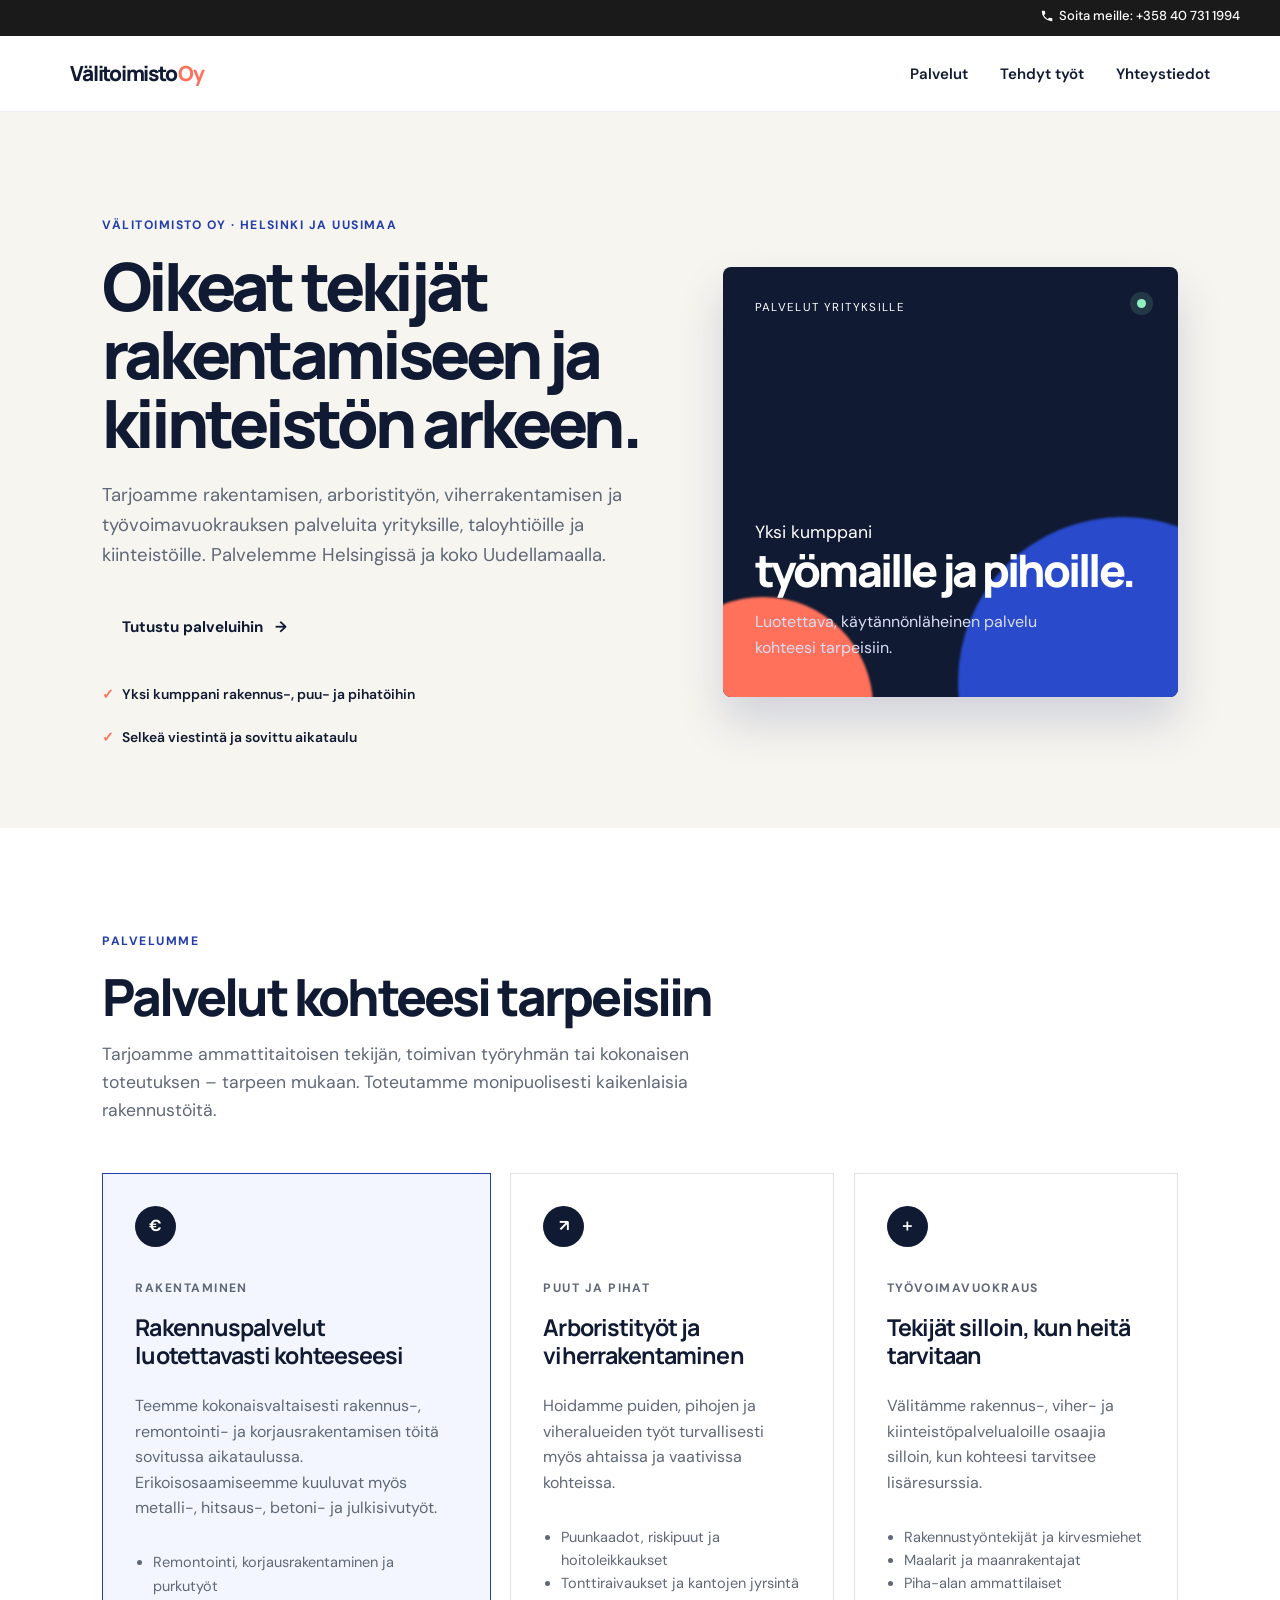
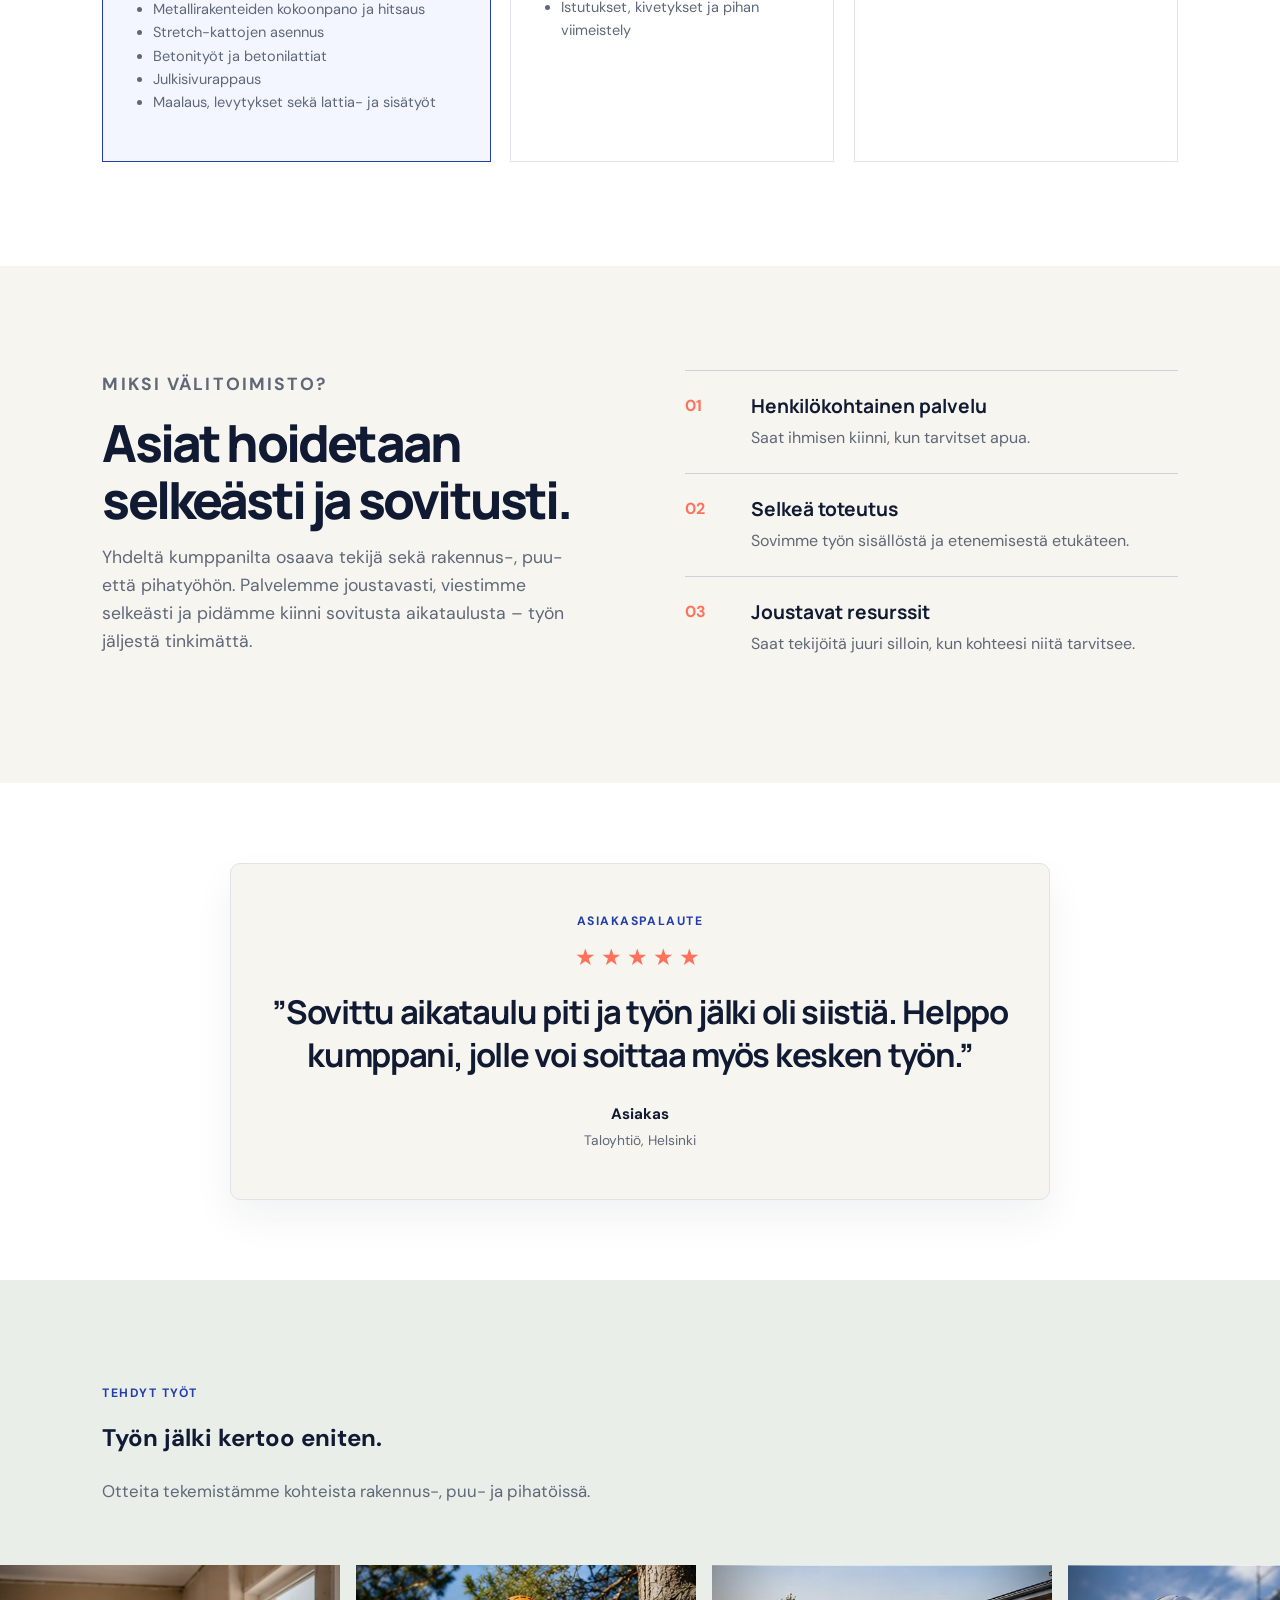
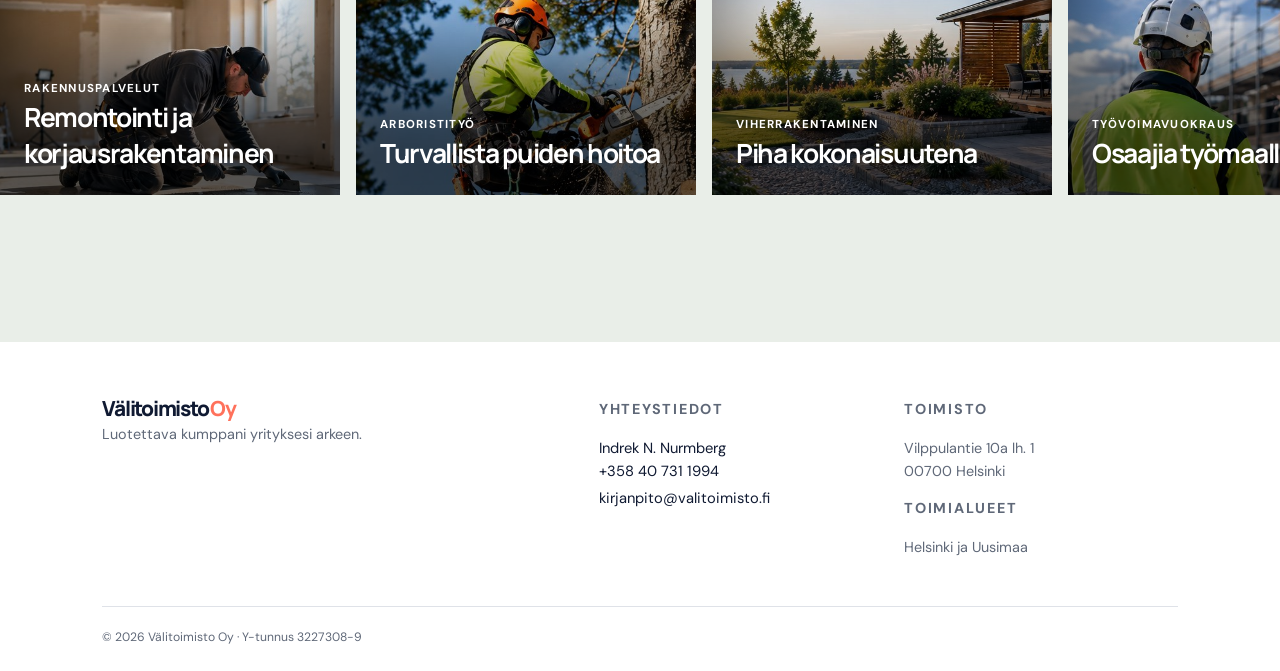
<file: index.html>
<!doctype html>
<html lang="fi">
  <head>
    <meta charset="UTF-8" />
    <meta name="viewport" content="width=device-width, initial-scale=1.0" />
    <meta name="description" content="Välitoimisto Oy tarjoaa rakennus-, metalli-, hitsaus-, betoni- ja julkisivutöitä sekä arboristi-, viherrakennus- ja työvoimavuokrauspalveluita Helsingissä ja Uudellamaalla." />
    <title>Välitoimisto Oy | Rakentaminen ja työvoimavuokraus</title>
    <link rel="preconnect" href="https://fonts.googleapis.com" />
    <link rel="preconnect" href="https://fonts.gstatic.com" crossorigin />
    <link href="https://fonts.googleapis.com/css2?family=DM+Sans:wght@400;500;600;700&family=Manrope:wght@600;700;800&display=swap" rel="stylesheet" />
    <link rel="stylesheet" href="styles.css" />
    <link rel="stylesheet" href="references.css" />
  </head>
  <body>
    <!-- UUSI YHTEYSTIETOPALKKI SIVUN YLÄLAIDASSA -->
    <div class="top-bar" style="background-color: #1a1a1a; color: #ffffff; padding: 6px 20px; font-size: 13px; font-family: 'DM Sans', sans-serif; text-align: right;">
      <div style="max-width: 1200px; margin: 0 auto;">
        <a href="tel:+358407311994" style="color: #ffffff; text-decoration: none; font-weight: 500; display: inline-flex; align-items: center; gap: 5px;">
          <svg viewBox="0 0 24 24" width="14" height="14" fill="currentColor" style="vertical-align: middle;">
            <path d="M6.62 10.79a15.15 15.15 0 0 0 6.59 6.59l2.2-2.2a1 1 0 0 1 1.11-.27c1.12.37 2.33.57 3.57.57a1 1 0 0 1 1 1V20a1 1 0 0 1-1 1A17 17 0 0 1 3 4a1 1 0 0 1 1-1h3.5a1 1 0 0 1 1 1c0 1.25.2 2.45.57 3.57a1 1 0 0 1-.27 1.11l-2.18 2.1z"/>
          </svg>
          Soita meille: +358 40 731 1994
        </a>
      </div>
    </div>

    <header class="site-header">
      <a class="logo" href="#alku" aria-label="Välitoimisto Oy, etusivu">Välitoimisto<span>Oy</span></a>
      <button class="menu-toggle" aria-expanded="false" aria-controls="nav">Valikko <span aria-hidden="true">☰</span></button>
      <nav id="nav" class="navigation" aria-label="Päävalikko">
        <a href="#palvelut">Palvelut</a>
        <a href="#referenssit">Tehdyt työt</a>
        <a href="#yhteys">Yhteystiedot</a>
      </nav>
    </header>

    <main id="alku">
      <section class="hero">
        <div class="hero-copy">
          <p class="eyebrow">Välitoimisto Oy · Helsinki ja Uusimaa</p>
          <h1>Oikeat tekijät rakentamiseen ja kiinteistön arkeen.</h1>
          <p class="lead">Tarjoamme rakentamisen, arboristityön, viherrakentamisen ja työvoimavuokrauksen palveluita yrityksille, taloyhtiöille ja kiinteistöille. Palvelemme Helsingissä ja koko Uudellamaalla.</p>
          <div class="button-row">
            <a class="button button-quiet" href="#palvelut">Tutustu palveluihin <span aria-hidden="true">→</span></a>
          </div>
          <ul class="hero-points" aria-label="Välitoimiston vahvuudet">
            <li>Yksi kumppani rakennus-, puu- ja pihatöihin</li>
            <li>Selkeä viestintä ja sovittu aikataulu</li>
          </ul>
        </div>
        <div class="hero-card" aria-label="Rakentaminen ja työvoimavuokraus">
          <div class="card-topline"><span>Palvelut yrityksille</span><span class="pulse"></span></div>
          <div class="orb orb-one"></div><div class="orb orb-two"></div>
          <div class="card-content">
            <p>Yksi kumppani</p>
            <strong>työmaille ja pihoille.</strong>
            <span>Luotettava, käytännönläheinen palvelu kohteesi tarpeisiin.</span>
          </div>
        </div>
      </section>

      <section id="palvelut" class="section services-section">
        <div class="section-intro">
          <p class="eyebrow">Palvelumme</p>
          <h2>Palvelut kohteesi tarpeisiin</h2>
          <p>Tarjoamme ammattitaitoisen tekijän, toimivan työryhmän tai kokonaisen toteutuksen – tarpeen mukaan. Toteutamme monipuolisesti kaikenlaisia rakennustöitä.</p>
        </div>
        <div class="service-grid">
          <article class="service-card featured">
            <div class="icon" aria-hidden="true">€</div>
            <p class="card-label">Rakentaminen</p>
            <h3>Rakennuspalvelut luotettavasti kohteeseesi</h3>
            <p>Teemme kokonaisvaltaisesti rakennus-, remontointi- ja korjausrakentamisen töitä sovitussa aikataulussa. Erikoisosaamiseemme kuuluvat myös metalli-, hitsaus-, betoni- ja julkisivutyöt.</p>
            <ul><li>Remontointi, korjausrakentaminen ja purkutyöt</li><li>Metallirakenteiden kokoonpano ja hitsaus</li><li>Stretch-kattojen asennus</li><li>Betonityöt ja betonilattiat</li><li>Julkisivurappaus</li><li>Maalaus, levytykset sekä lattia- ja sisätyöt</li></ul>
          </article>
          <article class="service-card">
            <div class="icon" aria-hidden="true">↗</div>
            <p class="card-label">Puut ja pihat</p>
            <h3>Arboristityöt ja viherrakentaminen</h3>
            <p>Hoidamme puiden, pihojen ja viheralueiden työt turvallisesti myös ahtaissa ja vaativissa kohteissa.</p>
            <ul><li>Puunkaadot, riskipuut ja hoitoleikkaukset</li><li>Tonttiraivaukset ja kantojen jyrsintä</li><li>Istutukset, kivetykset ja pihan viimeistely</li></ul>
          </article>
          <article class="service-card">
            <div class="icon" aria-hidden="true">＋</div>
            <p class="card-label">Työvoimavuokraus</p>
            <h3>Tekijät silloin, kun heitä tarvitaan</h3>
            <p>Välitämme rakennus-, viher- ja kiinteistöpalvelualoille osaajia silloin, kun kohteesi tarvitsee lisäresurssia.</p>
            <ul><li>Rakennustyöntekijät ja kirvesmiehet</li><li>Maalarit ja maanrakentajat</li><li>Piha-alan ammattilaiset</li></ul>
          </article>
        </div>
      </section>

      <section id="miksi-me" class="section reasons-section">
        <div class="reasons-copy">
          <p class="eyebrow">Miksi Välitoimisto?</p>
          <h2>Asiat hoidetaan selkeästi ja sovitusti.</h2>
          <p>Yhdeltä kumppanilta osaava tekijä sekä rakennus-, puu- että pihatyöhön. Palvelemme joustavasti, viestimme selkeästi ja pidämme kiinni sovitusta aikataulusta – työn jäljestä tinkimättä.</p>
        </div>
        <div class="reason-list">
          <div><span>01</span><h3>Henkilökohtainen palvelu</h3><p>Saat ihmisen kiinni, kun tarvitset apua.</p></div>
          <div><span>02</span><h3>Selkeä toteutus</h3><p>Sovimme työn sisällöstä ja etenemisestä etukäteen.</p></div>
          <div><span>03</span><h3>Joustavat resurssit</h3><p>Saat tekijöitä juuri silloin, kun kohteesi niitä tarvitsee.</p></div>
        </div>
      </section>

      <!-- ASIAKASARVOSTELU: korvaa lainaus ja allekirjoitus aidolla saadulla palautteella. -->
      <section id="arvostelu" class="review-section" aria-labelledby="review-title">
        <h2 id="review-title" class="visually-hidden">Asiakasarvostelu</h2>
        <div class="review-card">
          <p class="eyebrow">Asiakaspalaute</p>
          <div class="review-stars" role="img" aria-label="Arvosana 5 tähteä viidestä">★★★★★</div>
          <blockquote class="review-quote">”Sovittu aikataulu piti ja työn jälki oli siistiä. Helppo kumppani, jolle voi soittaa myös kesken työn.”</blockquote>
          <p class="review-meta"><strong>Asiakas</strong><span>Taloyhtiö, Helsinki</span></p>
        </div>
      </section>

      <section id="referenssit" class="references-section" aria-labelledby="references-title">
        <div class="references-intro">
          <p class="eyebrow">Tehdyt työt</p>
          <h2 id="references-title">Työn jälki kertoo eniten.</h2>
          <p>Otteita tekemistämme kohteista rakennus-, puu- ja pihatöissä.</p>
        </div>
        <div class="reference-rail" aria-label="Referenssikohteet">
          <article class="reference-card ref-one"><span>Rakennuspalvelut</span><strong>Remontointi ja korjausrakentaminen</strong></article>
          <article class="reference-card ref-two"><span>Arboristityö</span><strong>Turvallista puiden hoitoa</strong></article>
          <article class="reference-card ref-three"><span>Viherrakentaminen</span><strong>Piha kokonaisuutena</strong></article>
          <article class="reference-card ref-four"><span>Työvoimavuokraus</span><strong>Osaajia työmaalle</strong></article>
          <article class="reference-card ref-one" aria-hidden="true"><span>Rakennuspalvelut</span><strong>Remontointi ja korjausrakentaminen</strong></article>
        </div>
      </section>
    </main>

    <footer id="yhteys" class="site-footer">
      <div><a class="logo" href="#alku">Välitoimisto<span>Oy</span></a><p>Luotettava kumppani yrityksesi arkeen.</p></div>
      <div><p class="footer-label">Yhteystiedot</p><a href="tel:+358407311994">Indrek N. Nurmberg<br />+358 40 731 1994</a><a href="mailto:kirjanpito@valitoimisto.fi">kirjanpito@valitoimisto.fi</a></div>
      <div><p class="footer-label">Toimisto</p><p>Vilppulantie 10a lh. 1<br />00700 Helsinki</p><p class="footer-label">Toimialueet</p><p>Helsinki ja Uusimaa</p></div>
      <small>© <span id="year"></span> Välitoimisto Oy · Y-tunnus 3227308-9</small>
    </footer>
    <script src="script.js"></script>
  </body>
</html>
</file>
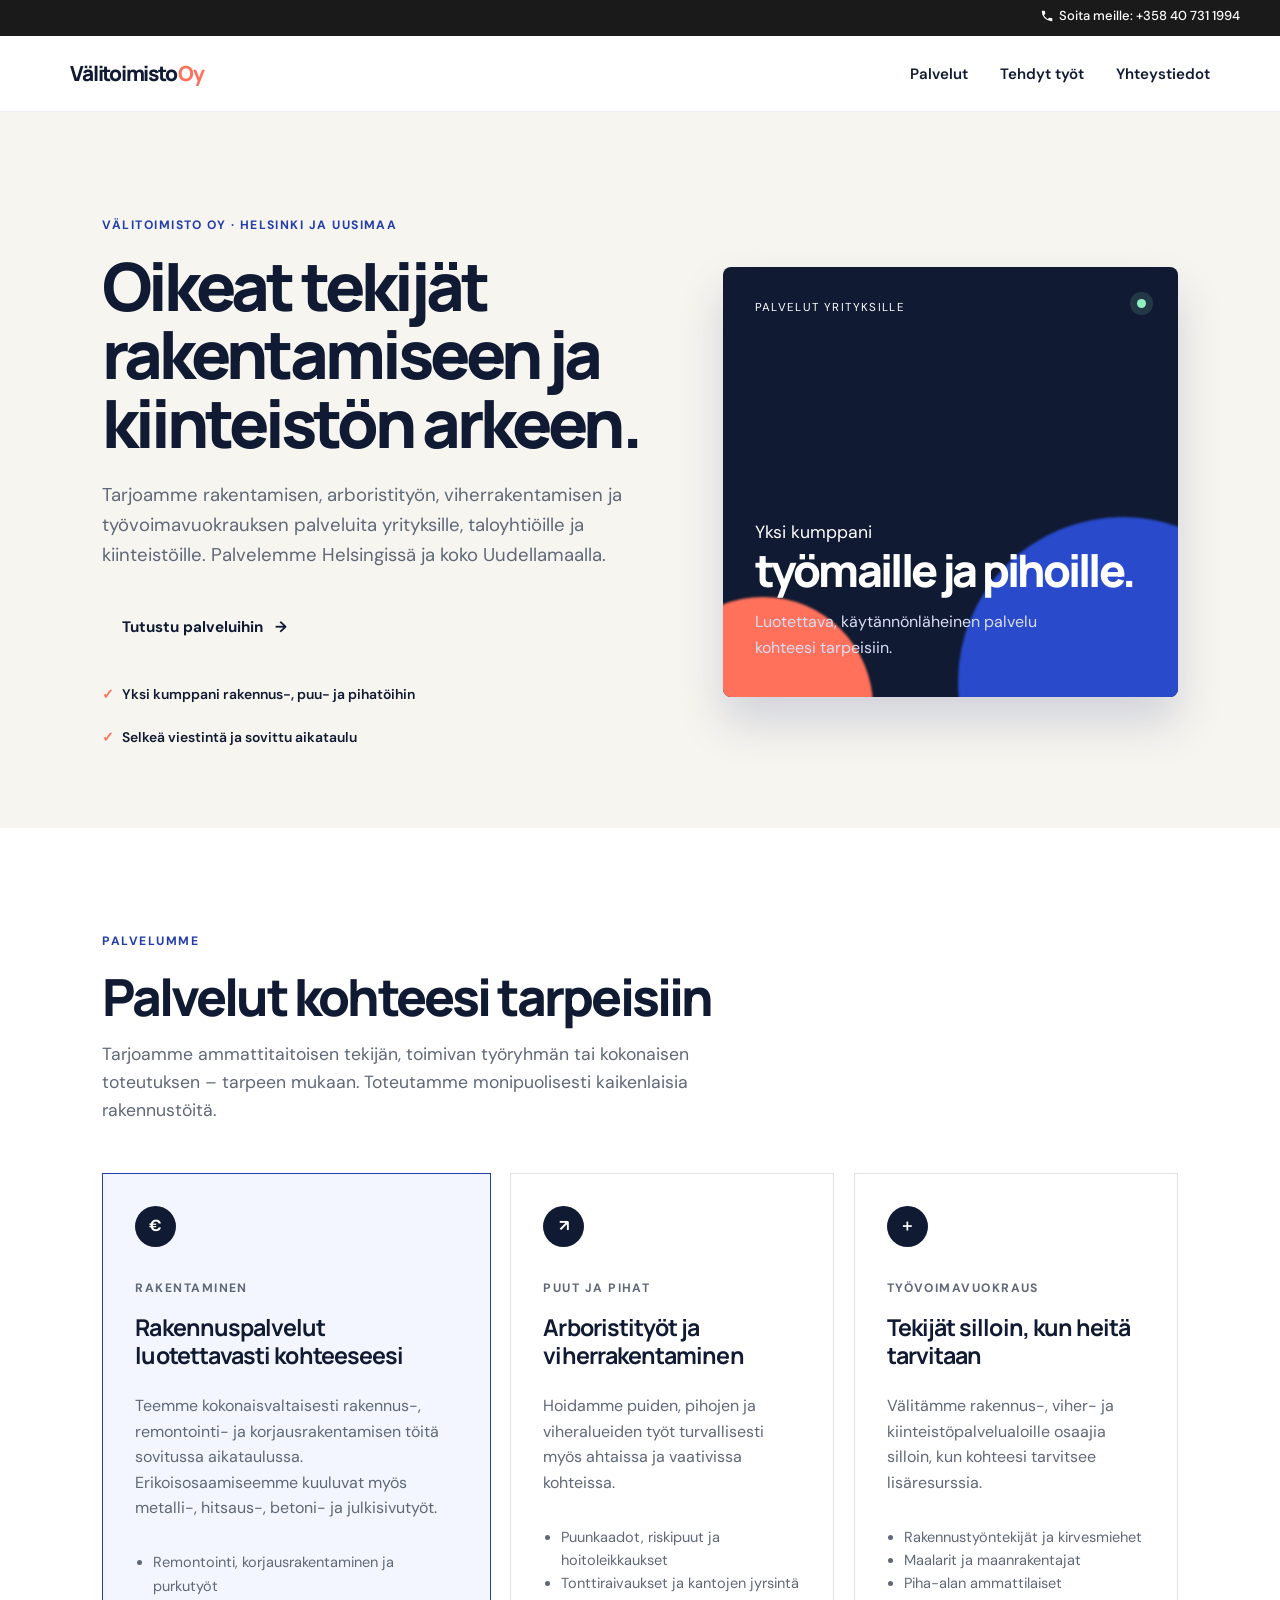
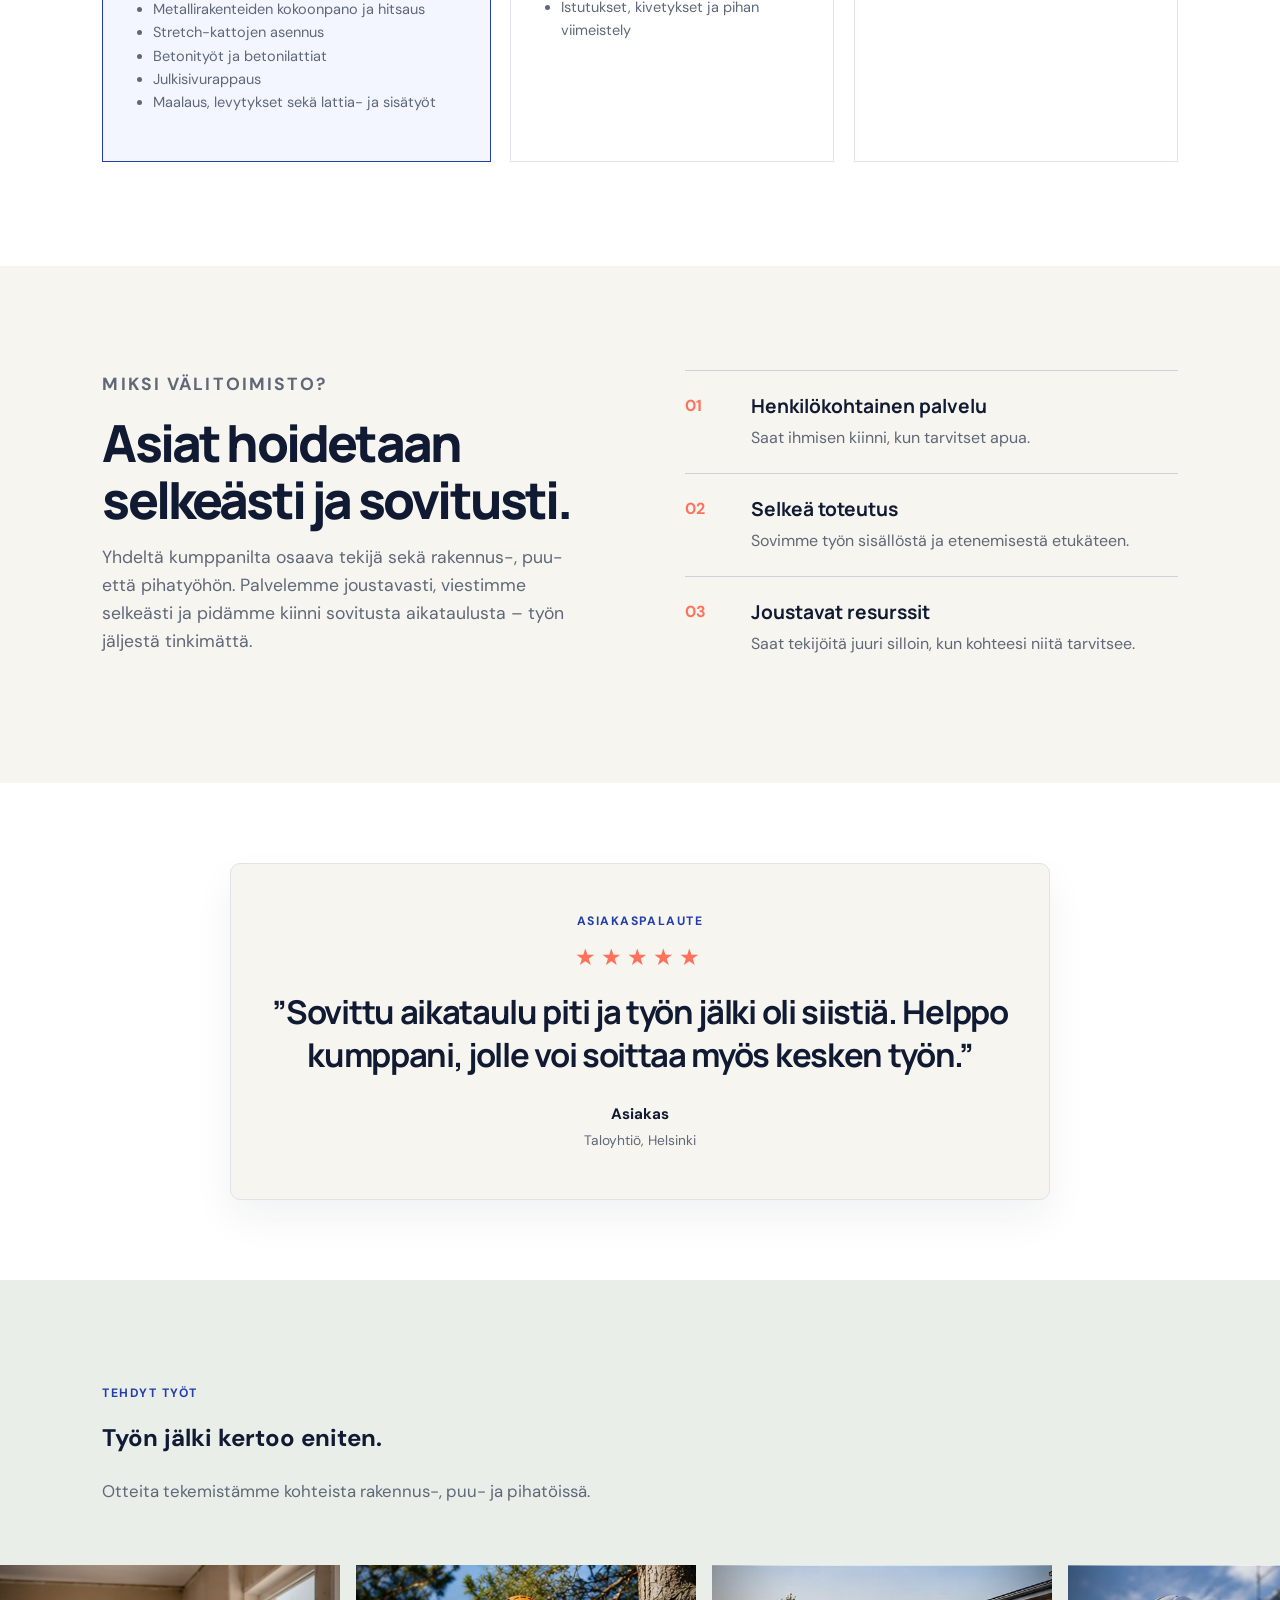
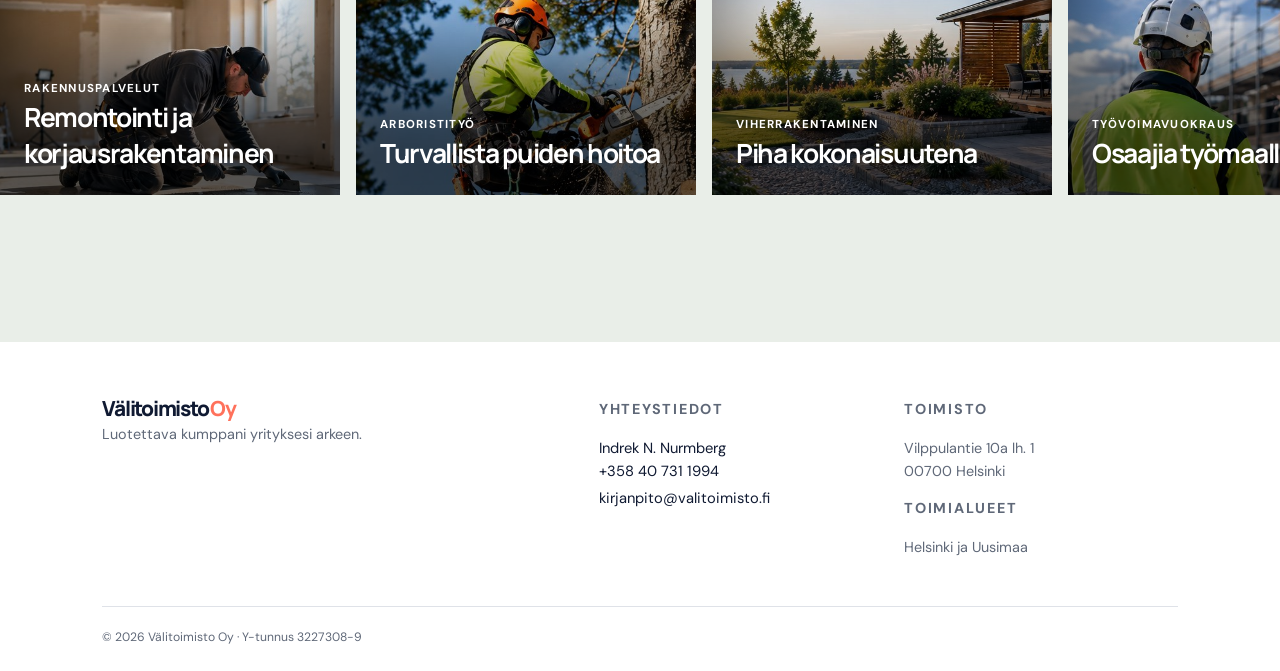
<file: fi/index.html>
<!doctype html>
<html lang="fi"><head><meta charset="utf-8" /><meta http-equiv="refresh" content="0; url=/" /><title>Välitoimisto Oy</title><script>window.location.replace('/');</script></head><body><a href="/">Siirry etusivulle</a></body></html>
</file>
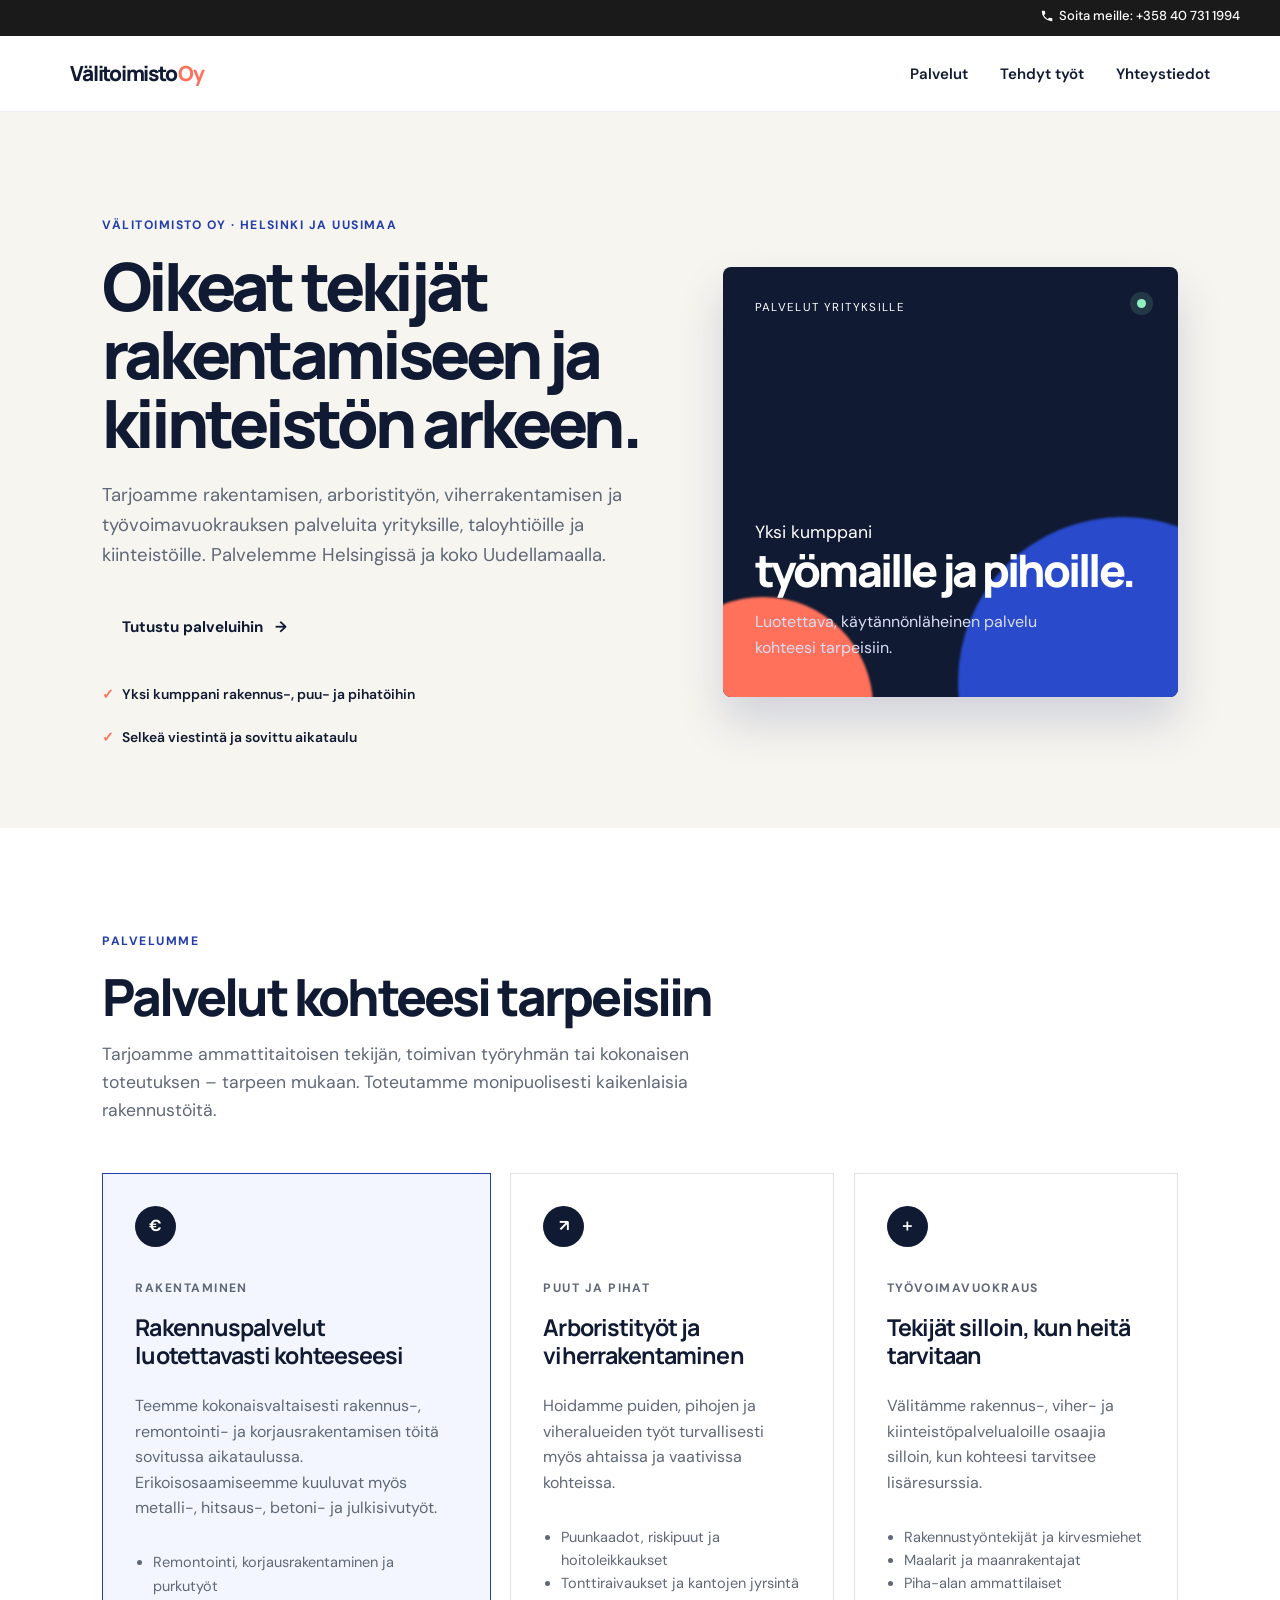
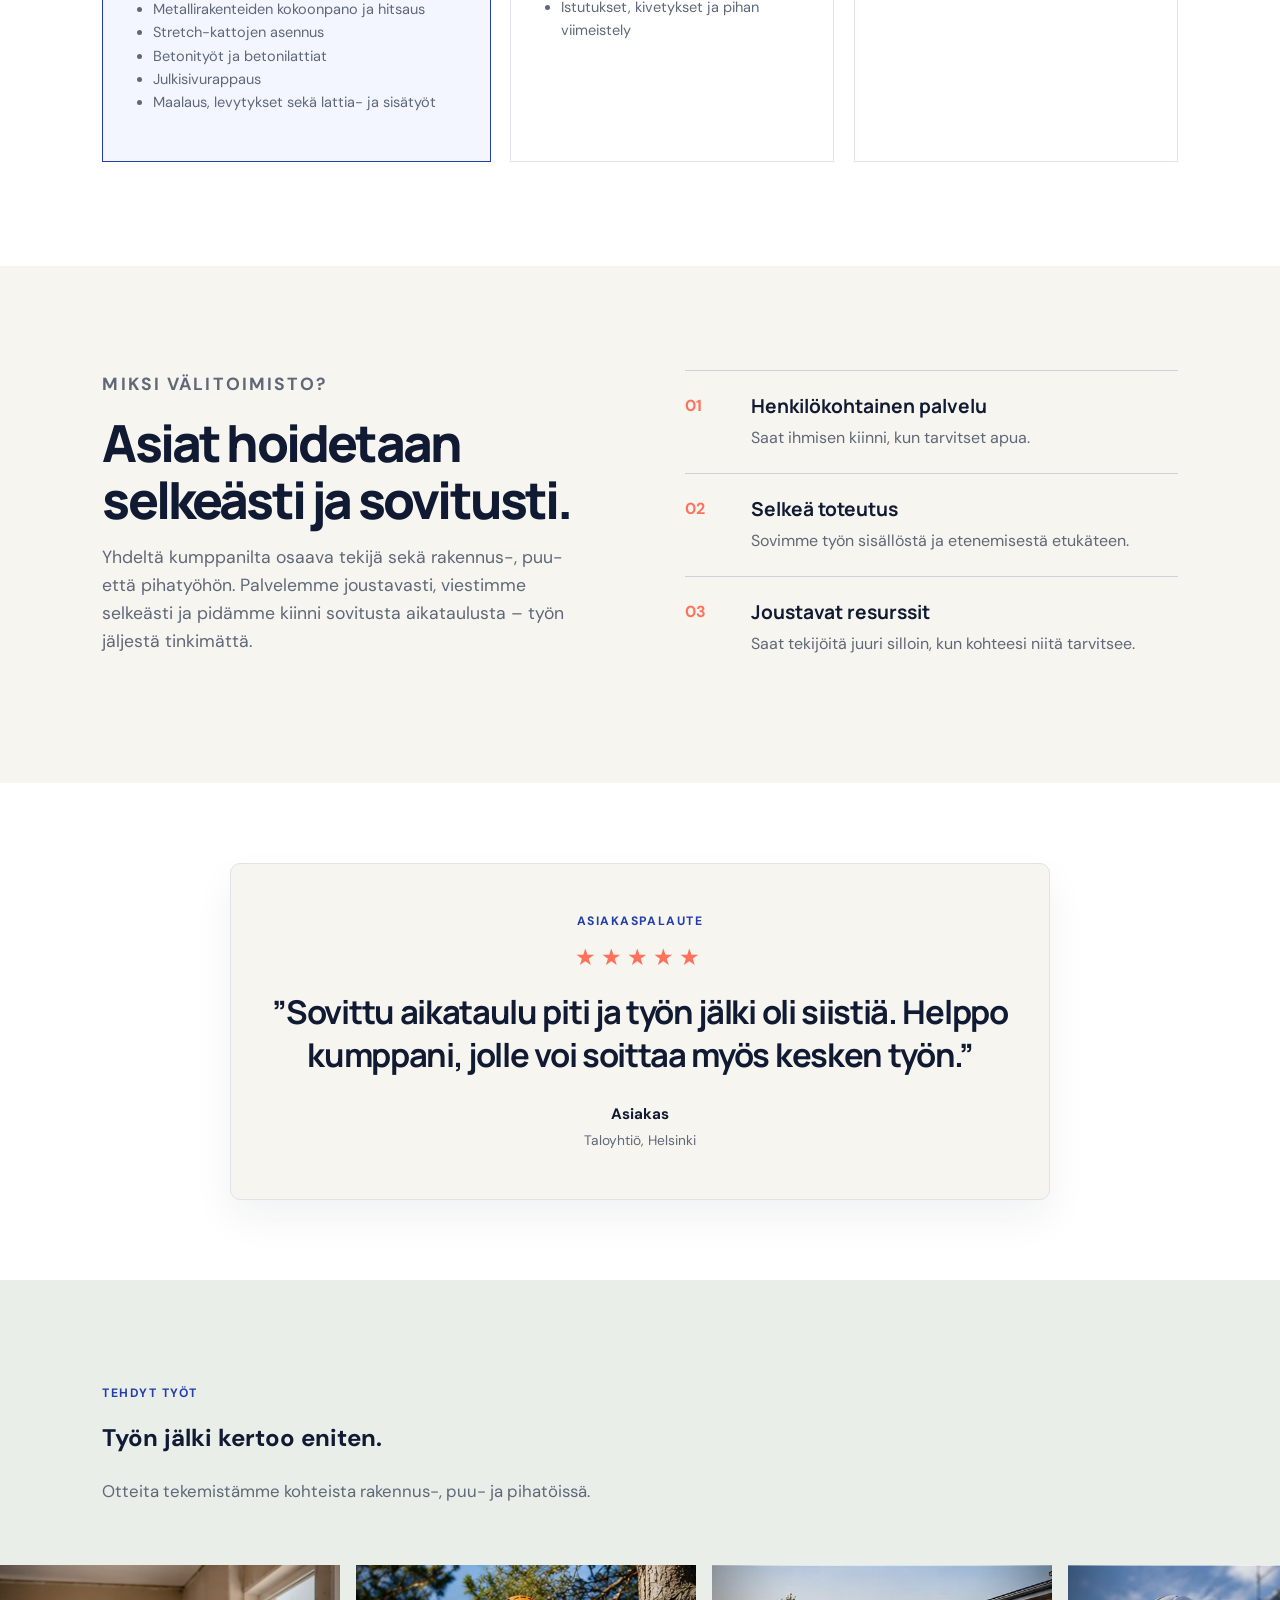
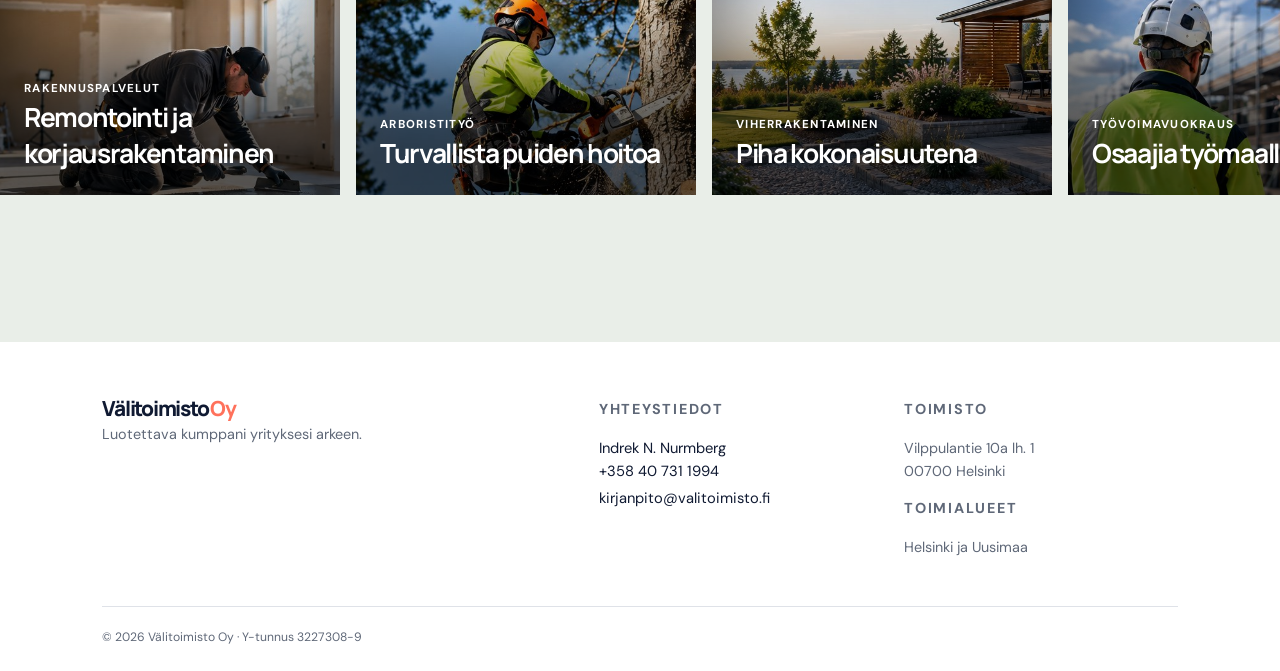
<file: kontakt/index.html>
<!doctype html>
<html lang="fi"><head><meta charset="utf-8" /><meta http-equiv="refresh" content="0; url=/#yhteys" /><title>Yhteystiedot | Välitoimisto Oy</title><script>window.location.replace('/#yhteys');</script></head><body><a href="/#yhteys">Siirry yhteystietoihin</a></body></html>
</file>
<file: styles.css>
:root{--ink:#101a32;--blue:#233eaa;--blue-dark:#172b78;--coral:#ff715b;--cream:#f7f5ef;--muted:#5f6878;--line:#dfe2e8}*{box-sizing:border-box}html{scroll-behavior:smooth}body{margin:0;color:var(--ink);background:var(--cream);font:400 16px/1.6 "DM Sans",Arial,sans-serif}h1,h2,h3,p{margin-top:0}.site-header{min-height:76px;display:flex;align-items:center;justify-content:space-between;padding:0 5.5vw;background:#fff;position:sticky;top:0;z-index:10;border-bottom:1px solid #edf0f4}.logo{font:800 1.3rem/1 "Manrope",sans-serif;text-decoration:none;color:var(--ink);letter-spacing:-.06em}.logo span{color:var(--coral);margin-left:2px}.navigation{display:flex;align-items:center;gap:2rem}.navigation a{color:var(--ink);text-decoration:none;font-weight:600;font-size:.94rem}.navigation .nav-cta{background:var(--ink);color:#fff;padding:.65rem 1rem;border-radius:999px}.menu-toggle{display:none}.hero{padding:6.5rem 8vw 5rem;display:grid;grid-template-columns:1.1fr .9fr;gap:4rem;align-items:center;max-width:1450px;margin:auto}.eyebrow,.card-label,.footer-label{font-size:.76rem;text-transform:uppercase;letter-spacing:.12em;font-weight:700;color:var(--blue);margin-bottom:1rem}.hero h1{font:800 clamp(2.8rem,5.2vw,5.4rem)/1.03 "Manrope",sans-serif;letter-spacing:-.06em;max-width:730px;margin-bottom:1.5rem}.lead{font-size:1.16rem;color:var(--muted);max-width:630px}.button-row{display:flex;gap:1rem;align-items:center;margin:2rem 0}.button{display:inline-flex;align-items:center;gap:.8rem;padding:.9rem 1.2rem;border-radius:5px;text-decoration:none;border:0;font:700 .95rem "DM Sans",sans-serif;cursor:pointer}.button-primary{background:var(--coral);color:#211d25}.button-primary:hover{background:#ff846f}.button-quiet{color:var(--ink)}.button-dark{background:var(--ink);color:#fff}.hero-points{display:flex;flex-wrap:wrap;gap:1.3rem;padding:0;margin:0;list-style:none;font-size:.87rem;font-weight:600}.hero-points li:before{content:"✓";color:var(--coral);margin-right:.45rem}.hero-card{position:relative;overflow:hidden;min-height:430px;background:var(--ink);border-radius:8px;color:#fff;padding:2rem;box-shadow:0 25px 45px #172b782b}.card-topline{display:flex;justify-content:space-between;text-transform:uppercase;font-size:.72rem;letter-spacing:.12em}.pulse{width:9px;height:9px;background:#91efc0;border-radius:50%;box-shadow:0 0 0 7px #91efc024}.orb{position:absolute;border-radius:50%;filter:blur(1px)}.orb-one{width:330px;height:330px;background:#284acb;right:-110px;bottom:-150px}.orb-two{width:220px;height:220px;background:#ff715b;left:-70px;bottom:-120px}.card-content{position:absolute;left:2rem;bottom:2.3rem;z-index:1}.card-content p{font-size:1.1rem;margin:0}.card-content strong{display:block;font:800 clamp(2rem,3.5vw,3.1rem)/1.05 "Manrope";letter-spacing:-.06em}.card-content span{display:block;max-width:330px;margin-top:1rem;color:#d9def3}.section{padding:6.5rem 8vw}.services-section{background:#fff}.section-intro{max-width:620px;margin-bottom:3rem}.section h2,.quote-section h2{font:800 clamp(2.1rem,4vw,3.6rem)/1.1 "Manrope";letter-spacing:-.055em;margin-bottom:1rem}.section-intro>p:last-child,.reasons-copy>p{color:var(--muted);font-size:1.1rem}.service-grid{display:grid;grid-template-columns:1.2fr 1fr 1fr;gap:1.2rem}.service-card{border:1px solid var(--line);padding:2rem;min-height:390px;display:flex;flex-direction:column;background:#fff}.service-card.featured{border-color:var(--blue);background:#f4f6ff}.icon{width:41px;height:41px;display:grid;place-items:center;border-radius:50%;background:var(--ink);color:#fff;font-weight:700;margin-bottom:2rem}.service-card h3{font:700 1.45rem/1.2 "Manrope";letter-spacing:-.04em}.service-card p{color:var(--muted)}.service-card ul{padding-left:1.1rem;color:var(--muted);font-size:.91rem}.text-link{margin-top:auto;text-decoration:none;font-weight:700;color:var(--blue)}.text-link span{margin-left:.5rem}.reasons-section{display:grid;grid-template-columns:1fr 1fr;gap:7vw;align-items:start}.reasons-copy h2{max-width:520px}.reason-list>div{display:grid;grid-template-columns:50px 1fr;column-gap:1rem;padding:1.4rem 0;border-top:1px solid #cdd1d9}.reason-list span{color:var(--coral);font-weight:700}.reason-list h3{margin:0;font:700 1.2rem "Manrope"}.reason-list p{grid-column:2;color:var(--muted);margin:.35rem 0 0}.quote-section{background:var(--ink);padding:6rem 8vw;display:grid;grid-template-columns:.9fr 1.1fr;gap:7vw;color:#fff}.quote-section .eyebrow{color:#91efc0}.quote-section h2{max-width:440px}.quote-copy>p:not(.eyebrow){color:#c6ccda;max-width:490px}.contact-direct{display:grid;gap:1rem;margin-top:2rem}.contact-direct a{color:#fff;text-decoration:none;display:flex;flex-direction:column}.contact-direct span{color:#b8c0d2;font-size:.85rem}.quote-form{display:grid;grid-template-columns:1fr 1fr;gap:1rem}.quote-form label{font-weight:600;font-size:.88rem}.quote-form label:nth-of-type(3),.quote-form label:nth-of-type(4){grid-column:1/-1}.quote-form input,.quote-form textarea,.quote-form select{width:100%;margin-top:.35rem;padding:.75rem .8rem;font:400 1rem "DM Sans";border:1px solid #4a556d;background:#182440;color:#fff;border-radius:3px}.quote-form textarea{resize:vertical}.quote-form .button{justify-self:start}.form-note{grid-column:1/-1;color:#aeb8ca;font-size:.78rem;margin:0}.site-footer{display:grid;grid-template-columns:1.7fr 1fr 1fr;gap:2rem;padding:3.5rem 8vw 1.5rem;background:#fff}.site-footer p{color:var(--muted);font-size:.9rem}.site-footer a:not(.logo){display:block;color:var(--ink);text-decoration:none;font-size:.92rem;margin:.2rem 0}.site-footer small{grid-column:1/-1;border-top:1px solid var(--line);padding-top:1.3rem;color:var(--muted);font-size:.76rem}@media(max-width:850px){.site-header{padding:0 5vw}.menu-toggle{display:block;background:none;border:0;font:700 .9rem "DM Sans";color:var(--ink)}.navigation{display:none;position:absolute;left:0;right:0;top:75px;padding:1.2rem 5vw 1.5rem;background:#fff;border-bottom:1px solid var(--line);align-items:flex-start;flex-direction:column;gap:1rem}.navigation.open{display:flex}.hero,.reasons-section,.quote-section{grid-template-columns:1fr;gap:2.5rem}.hero{padding:4.5rem 7vw}.hero-card{min-height:340px}.section,.quote-section{padding:4.5rem 7vw}.service-grid{grid-template-columns:1fr}.service-card{min-height:unset}.site-footer{grid-template-columns:1fr 1fr;padding:3rem 7vw 1.5rem}.site-footer>div:first-child{grid-column:1/-1}}@media(max-width:520px){.hero h1{font-size:2.7rem}.button-row{flex-direction:column;align-items:flex-start}.hero-card{min-height:300px;padding:1.4rem}.card-content{left:1.4rem;bottom:1.8rem}.quote-form{grid-template-columns:1fr}.site-footer{grid-template-columns:1fr}.site-footer>div:first-child{grid-column:auto}}
.visually-hidden{position:absolute;width:1px;height:1px;padding:0;margin:-1px;overflow:hidden;clip:rect(0 0 0 0);white-space:nowrap;border:0}.review-section{padding:5rem 8vw;background:#fff;display:flex;justify-content:center}.review-card{max-width:820px;text-align:center;padding:3rem 2.5rem;background:var(--cream);border:1px solid var(--line);border-radius:10px;box-shadow:0 18px 40px #101a320f}.review-card .eyebrow{margin-bottom:.9rem}.review-stars{color:var(--coral);font-size:1.45rem;line-height:1;letter-spacing:.22em;margin-bottom:1.4rem}.review-quote{margin:0 0 1.6rem;font:700 clamp(1.35rem,2.6vw,2.05rem)/1.3 "Manrope",sans-serif;letter-spacing:-.04em}.review-meta{margin:0;display:flex;flex-direction:column;gap:.15rem}.review-meta strong{font-weight:700;font-size:.95rem}.review-meta span{color:var(--muted);font-size:.86rem}@media(max-width:850px){.review-section{padding:3.5rem 7vw}.review-card{padding:2.2rem 1.5rem}.review-stars{letter-spacing:.16em}}
</file>
<file: references.css>
.references-section{overflow:hidden;padding:6.5rem 0;background:#e9eee8}.references-intro{padding:0 8vw;max-width:710px}.references-intro>p:last-child{color:#5f6878;font-size:1.05rem}.reference-rail{display:flex;width:max-content;gap:1rem;padding:2.7rem 0;animation:move-references 38s linear infinite}.reference-rail:hover{animation-play-state:paused}.reference-card{width:340px;height:230px;padding:1.5rem;display:flex;flex-direction:column;justify-content:flex-end;color:#fff;background-color:#1c2d27;background-size:cover;background-position:center;background-repeat:no-repeat;box-shadow:inset 0 -130px 90px #000a}.reference-card span{font-size:.72rem;letter-spacing:.11em;text-transform:uppercase;font-weight:700}.reference-card strong{font:700 1.65rem "Manrope",sans-serif;letter-spacing:-.05em}.reference-card p{margin:0;color:#eef2ed;font-size:.84rem}.ref-one{background-image:url("kuvat/rakentaminen.jpg"),linear-gradient(135deg,#71916d,#1c3225)}.ref-two{background-image:url("kuvat/arboristityo.jpg"),linear-gradient(135deg,#8d7353,#26342a)}.ref-three{background-image:url("kuvat/viherrakentaminen.jpg"),linear-gradient(135deg,#497066,#203944)}.ref-four{background-image:url("kuvat/tyovoimavuokraus.jpg"),linear-gradient(135deg,#757e85,#242b32)}@keyframes move-references{from{transform:translateX(0)}to{transform:translateX(-1416px)}}@media(max-width:850px){.references-section{padding:4.5rem 0}.references-intro{padding:0 7vw}.reference-card{width:285px;height:205px}.reference-rail{animation-duration:32s}}
</file>
